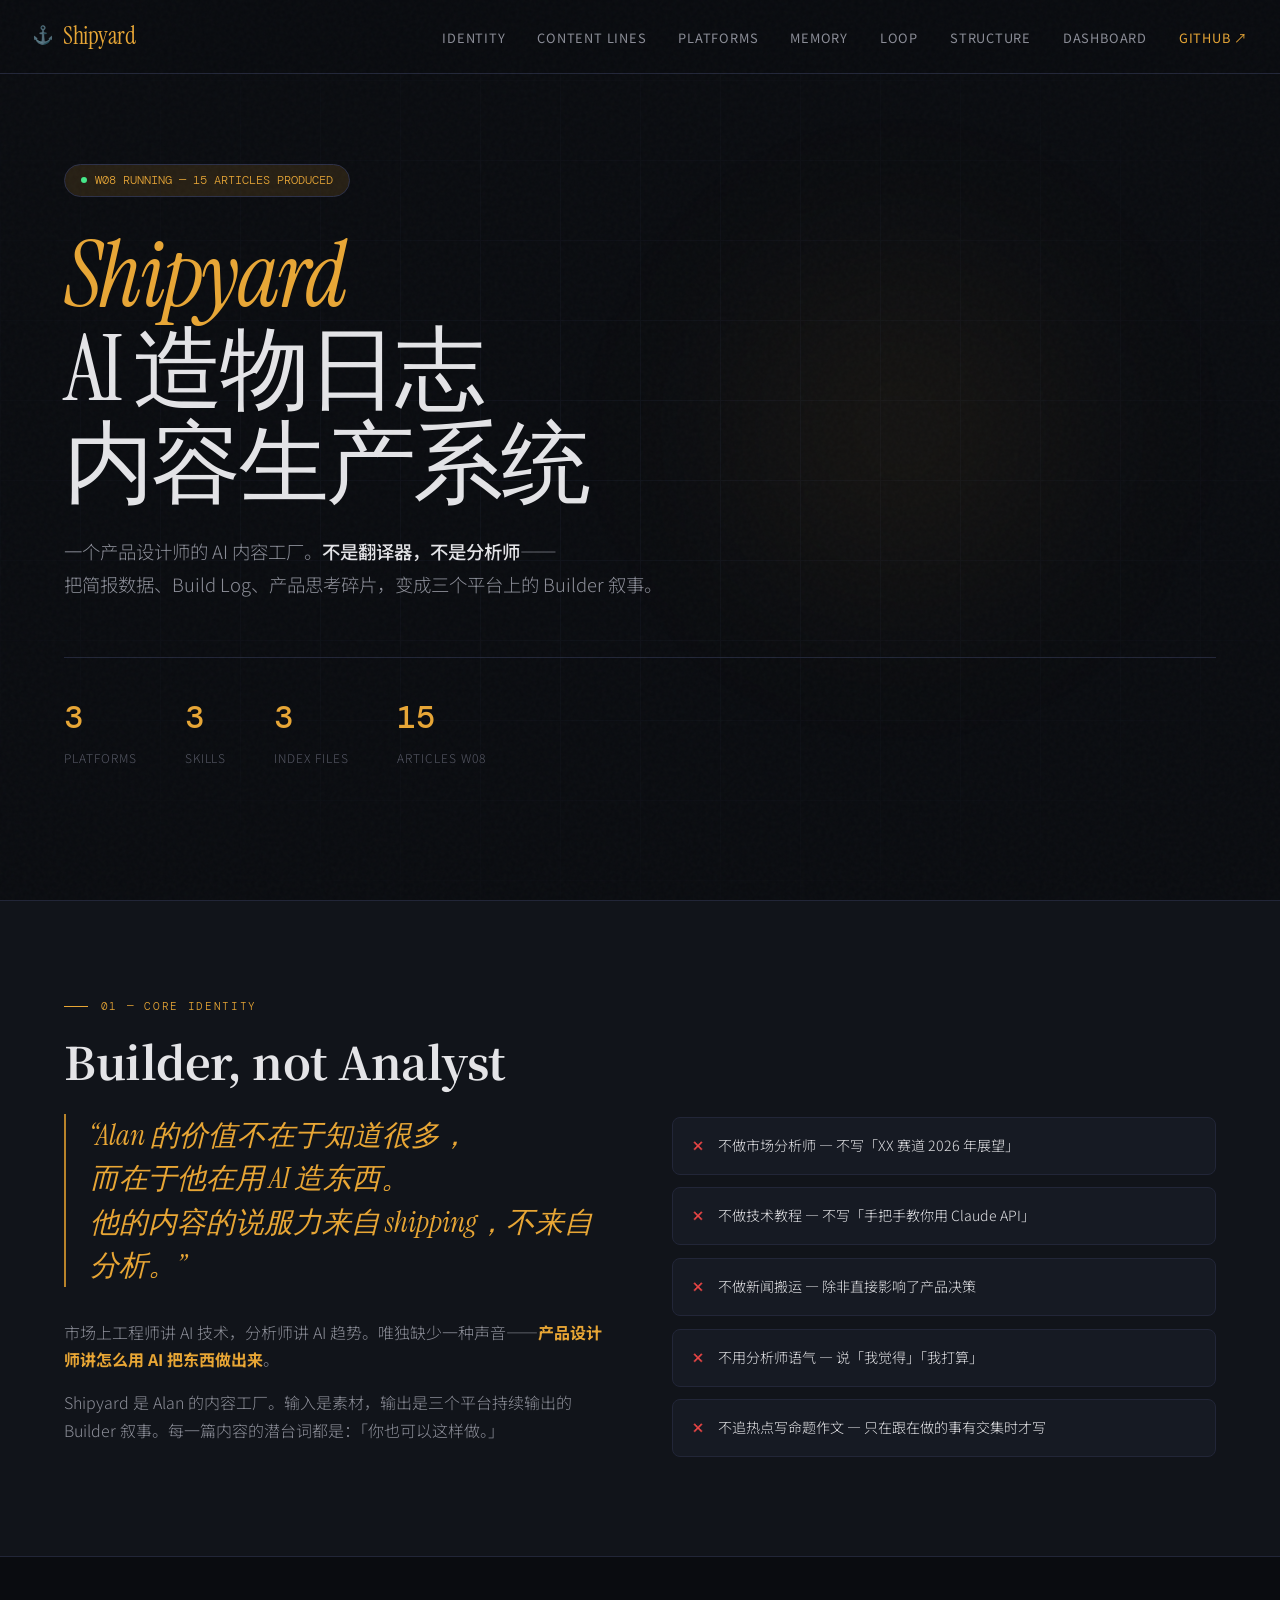
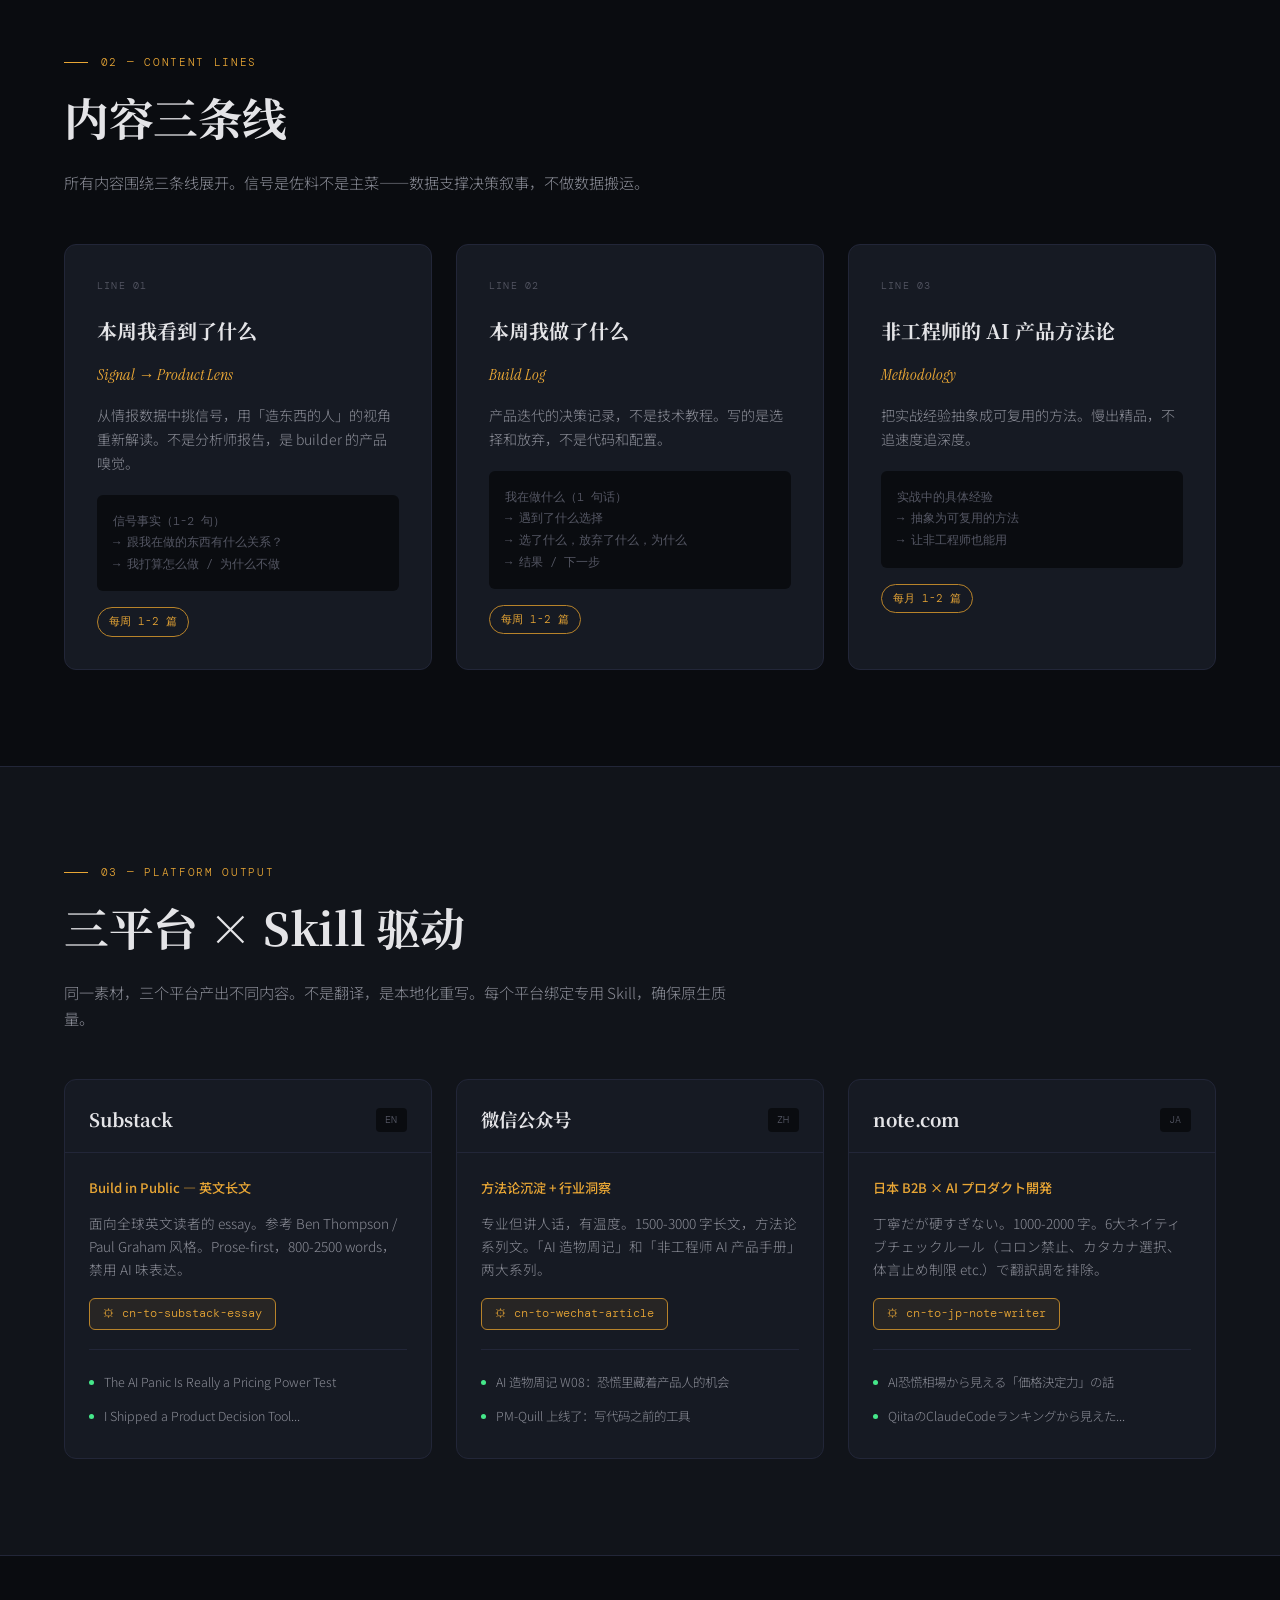
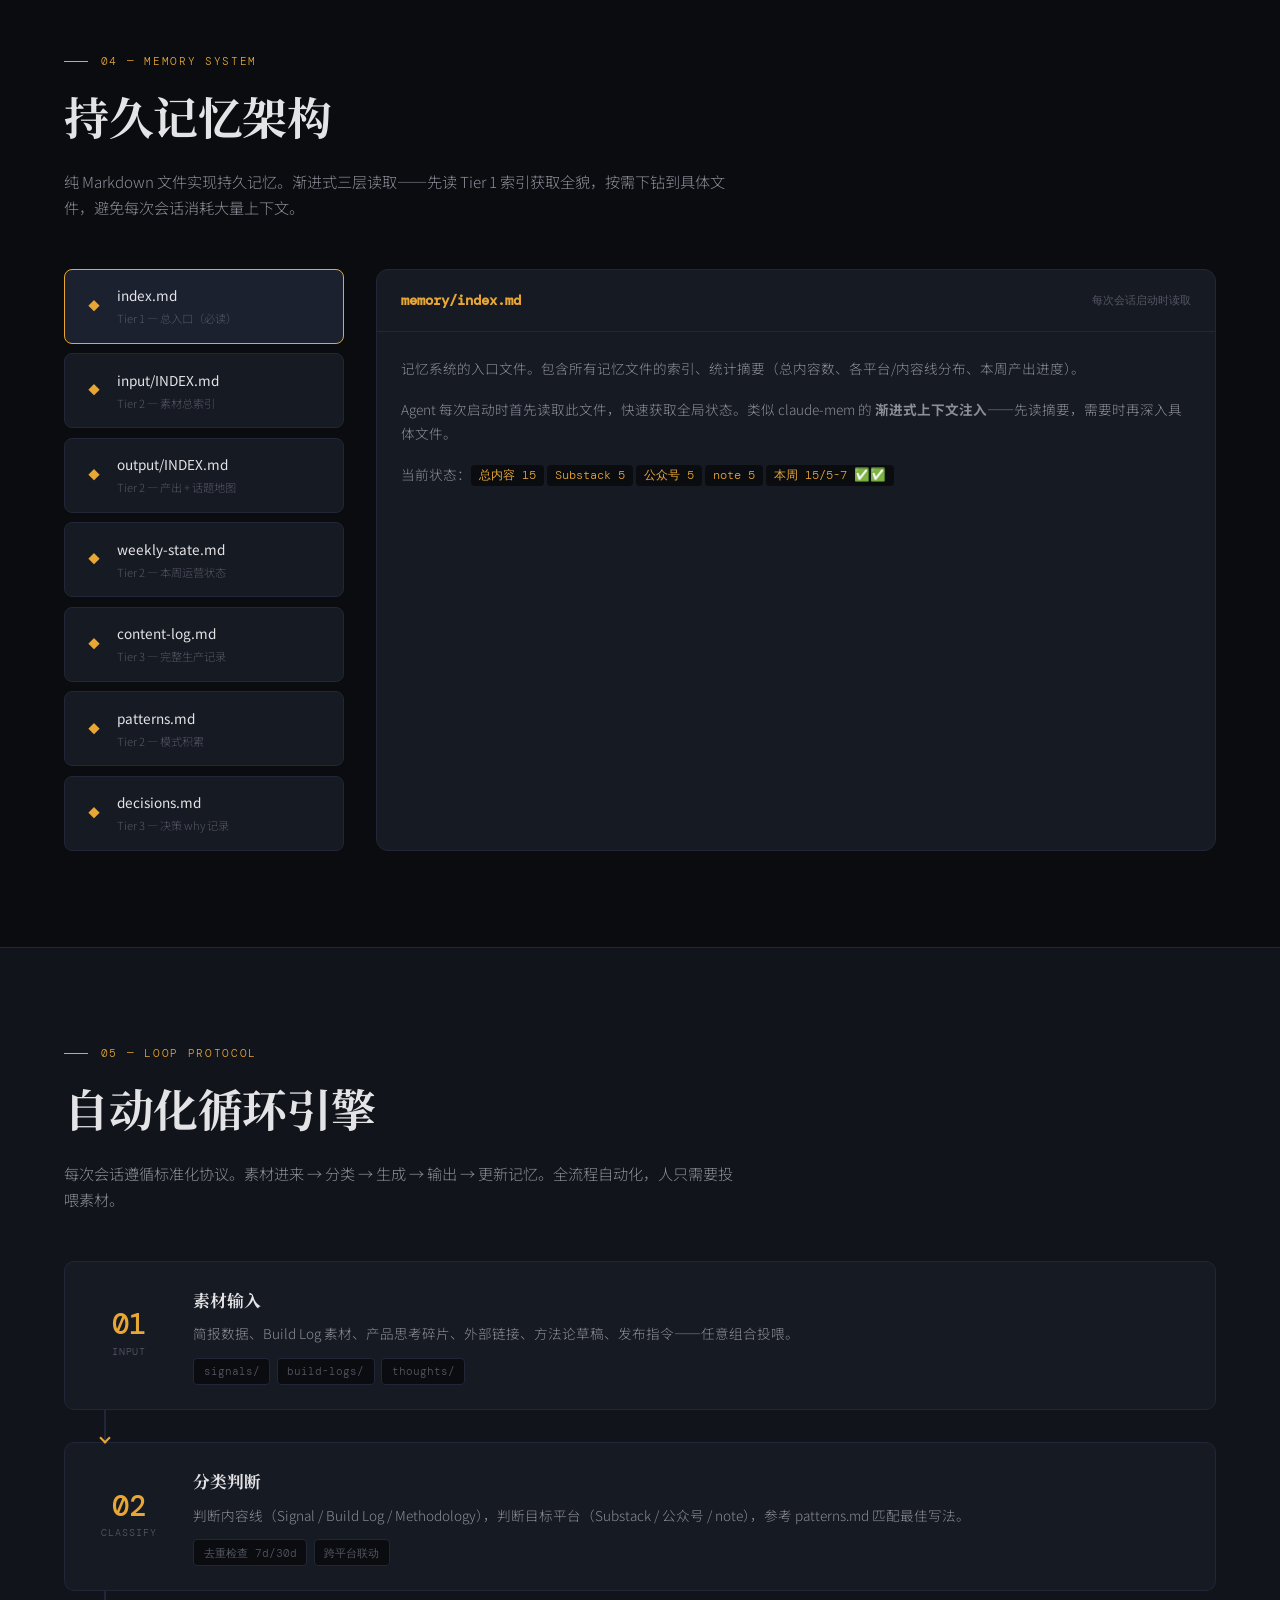
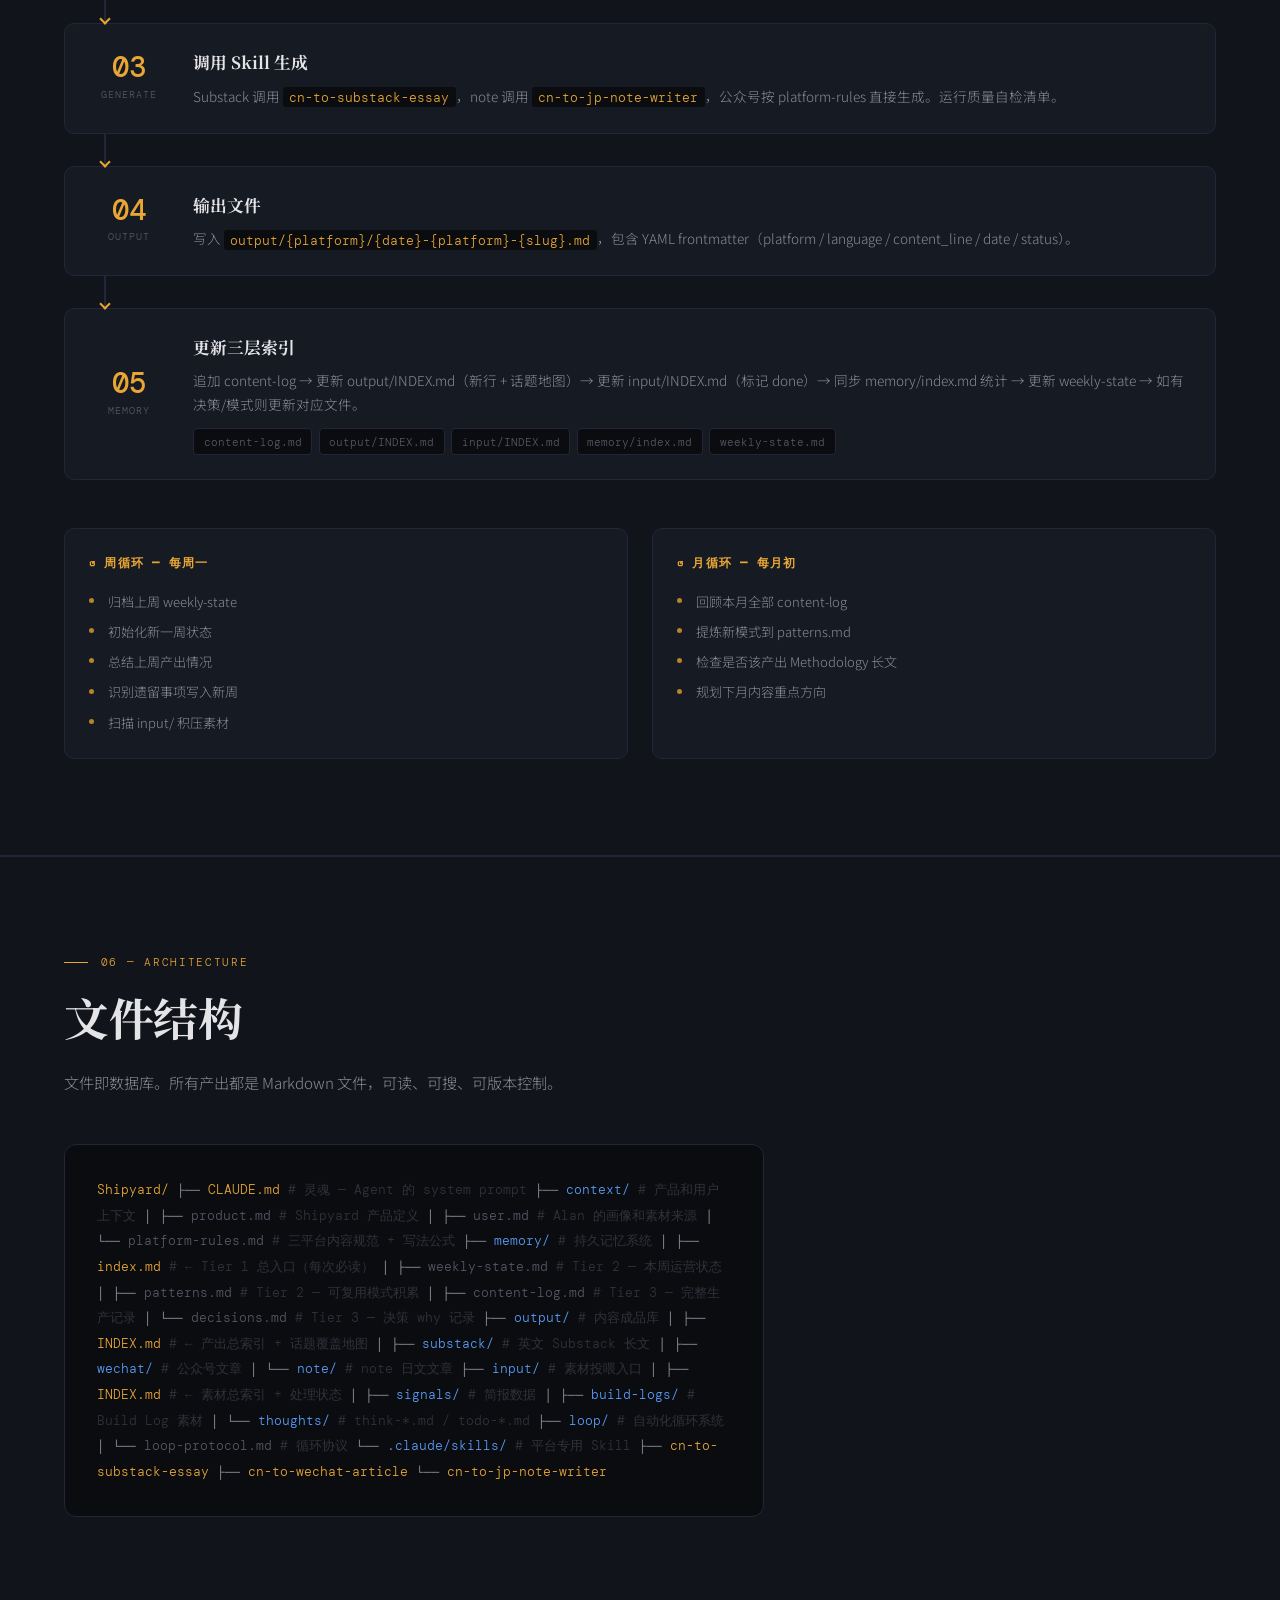
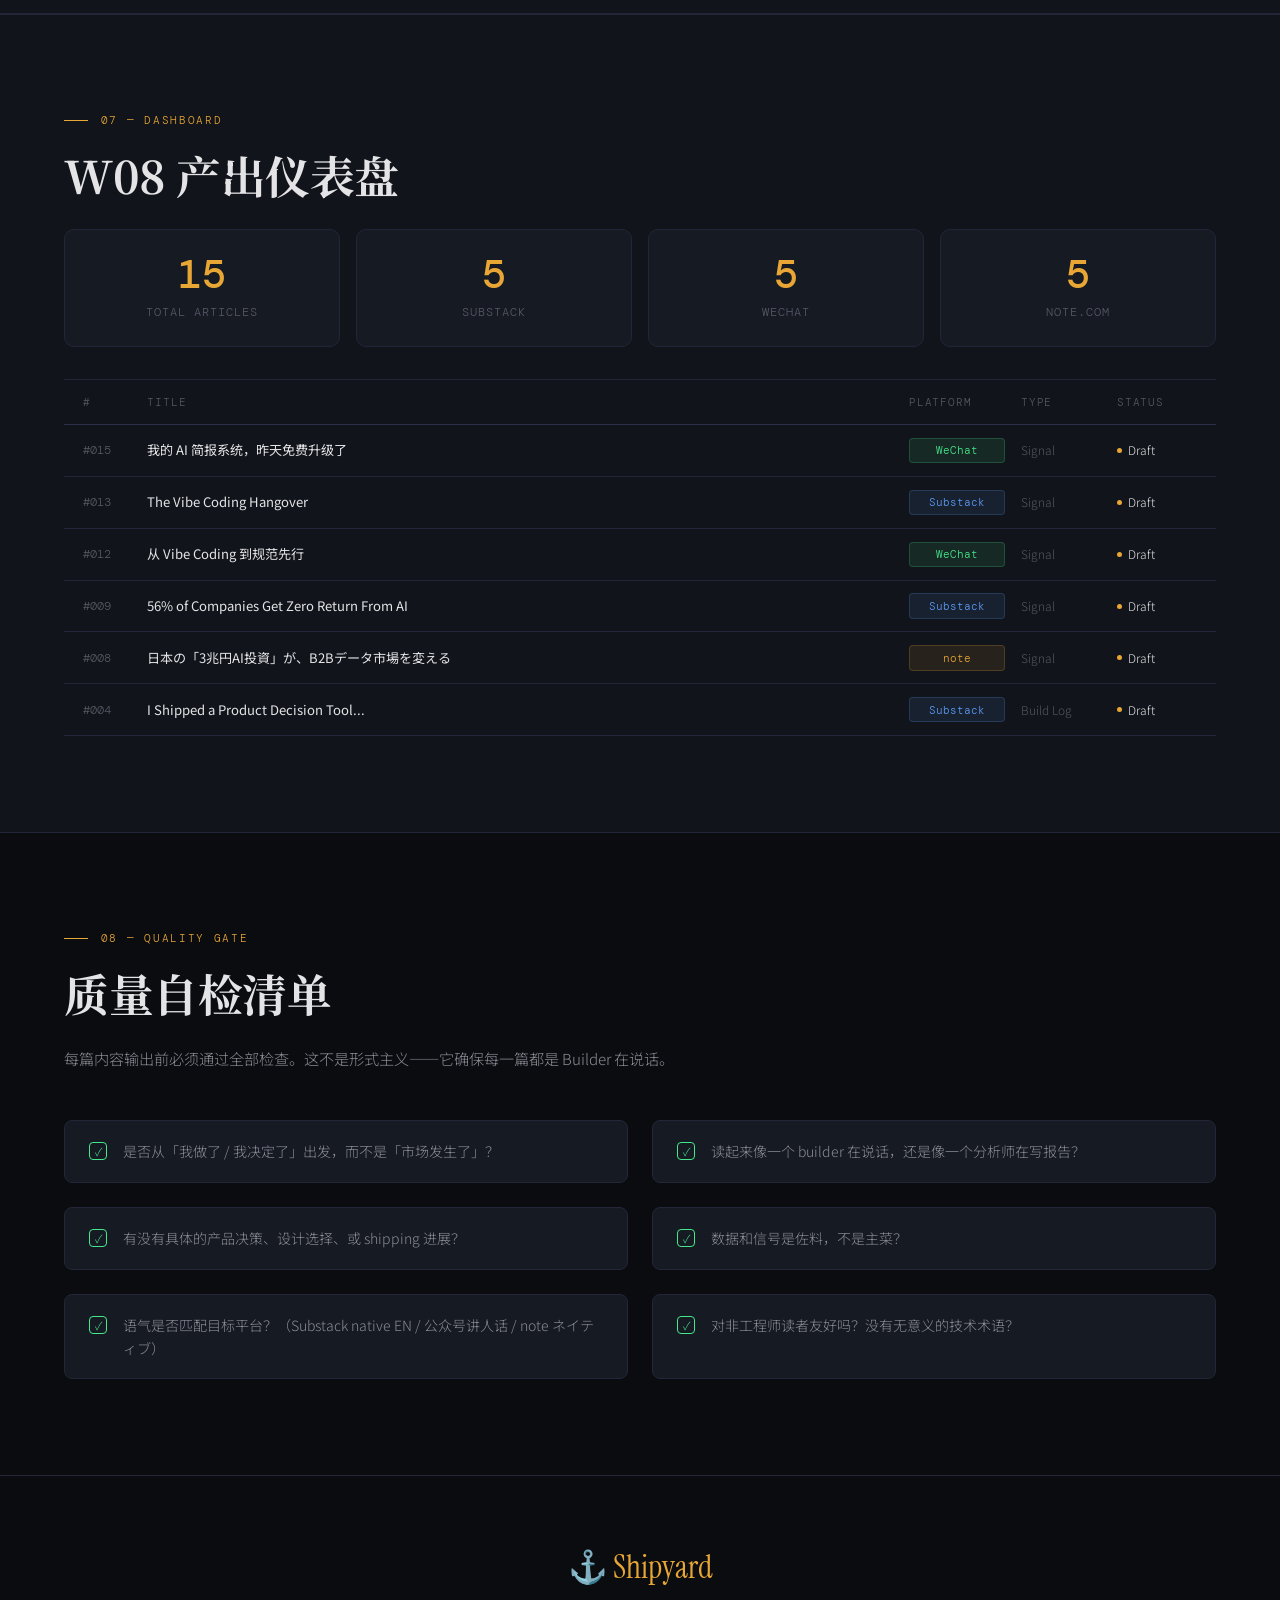
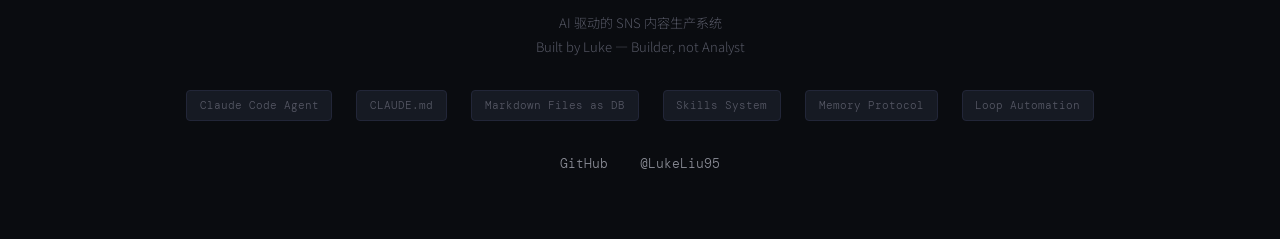
<file: index.html>
<!DOCTYPE html>
<html lang="zh-CN">
<head>
<!-- Google tag (gtag.js) -->
<script async src="https://www.googletagmanager.com/gtag/js?id=G-HH4Y1BMWJF"></script>
<script>
  window.dataLayer = window.dataLayer || [];
  function gtag(){dataLayer.push(arguments);}
  gtag('js', new Date());

  gtag('config', 'G-HH4Y1BMWJF');
</script>
<meta charset="UTF-8">
<meta name="viewport" content="width=device-width, initial-scale=1.0">
<title>Shipyard — AI Content Agent</title>
<link rel="preconnect" href="https://fonts.googleapis.com">
<link rel="preconnect" href="https://fonts.gstatic.com" crossorigin>
<link href="https://fonts.googleapis.com/css2?family=DM+Mono:wght@400;500&family=Instrument+Serif:ital@0;1&family=Noto+Sans+SC:wght@300;400;500;700&family=Noto+Serif+SC:wght@600;700&display=swap" rel="stylesheet">
<style>
*,*::before,*::after{margin:0;padding:0;box-sizing:border-box}
:root{
  --bg-deep:#0a0c10;
  --bg-panel:#11141a;
  --bg-card:#161a23;
  --bg-elevated:#1c2130;
  --amber:#e8a635;
  --amber-dim:#b8832a;
  --amber-glow:rgba(232,166,53,.12);
  --red-signal:#e84545;
  --green-ok:#45e88a;
  --blue-link:#5b9bf5;
  --text-primary:#e4e4e7;
  --text-secondary:#8b8d97;
  --text-dim:#555764;
  --border:#222638;
  --border-light:#2c3048;
  --font-display:'Instrument Serif',serif;
  --font-body:'Noto Sans SC','Helvetica Neue',sans-serif;
  --font-serif-cn:'Noto Serif SC',serif;
  --font-mono:'DM Mono',monospace;
}
html{scroll-behavior:smooth;font-size:16px}
body{
  background:var(--bg-deep);
  color:var(--text-primary);
  font-family:var(--font-body);
  font-weight:300;
  line-height:1.7;
  overflow-x:hidden;
  -webkit-font-smoothing:antialiased;
}

/* ═══ GRAIN OVERLAY ═══ */
body::after{
  content:'';position:fixed;inset:0;pointer-events:none;z-index:9999;
  background-image:url("data:image/svg+xml,%3Csvg viewBox='0 0 256 256' xmlns='http://www.w3.org/2000/svg'%3E%3Cfilter id='n'%3E%3CfeTurbulence type='fractalNoise' baseFrequency='.85' numOctaves='4' stitchTiles='stitch'/%3E%3C/filter%3E%3Crect width='100%25' height='100%25' filter='url(%23n)'/%3E%3C/svg%3E");
  opacity:.03;
}

/* ═══ SCROLLBAR ═══ */
::-webkit-scrollbar{width:6px}
::-webkit-scrollbar-track{background:var(--bg-deep)}
::-webkit-scrollbar-thumb{background:var(--border-light);border-radius:3px}
::-webkit-scrollbar-thumb:hover{background:var(--amber-dim)}

/* ═══ SELECTION ═══ */
::selection{background:var(--amber);color:var(--bg-deep)}

/* ═══ NAV ═══ */
.nav{
  position:fixed;top:0;left:0;right:0;z-index:100;
  padding:1rem 2rem;
  display:flex;align-items:center;justify-content:space-between;
  background:rgba(10,12,16,.85);
  backdrop-filter:blur(20px);
  border-bottom:1px solid var(--border);
  transition:all .3s;
}
.nav.scrolled{padding:.6rem 2rem;border-bottom-color:var(--amber-dim)}
.nav-logo{
  font-family:var(--font-display);font-size:1.5rem;color:var(--amber);
  text-decoration:none;letter-spacing:-.02em;
  display:flex;align-items:center;gap:.6rem;
}
.nav-logo .crane{font-size:1.1rem;opacity:.6;font-family:var(--font-mono)}
.nav-links{display:flex;gap:2rem;list-style:none}
.nav-links a{
  color:var(--text-secondary);text-decoration:none;font-size:.8rem;
  letter-spacing:.06em;text-transform:uppercase;font-weight:400;
  transition:color .2s;position:relative;
}
.nav-links a::after{
  content:'';position:absolute;bottom:-4px;left:0;right:0;height:1px;
  background:var(--amber);transform:scaleX(0);transition:transform .3s;
}
.nav-links a:hover{color:var(--text-primary)}
.nav-links a:hover::after{transform:scaleX(1)}

/* ═══ HERO ═══ */
.hero{
  min-height:100vh;display:flex;flex-direction:column;justify-content:center;
  padding:8rem 4rem 6rem;position:relative;overflow:hidden;
}
.hero-grid{
  position:absolute;inset:0;
  background-image:
    linear-gradient(var(--border) 1px,transparent 1px),
    linear-gradient(90deg,var(--border) 1px,transparent 1px);
  background-size:80px 80px;
  mask-image:radial-gradient(ellipse 70% 60% at 50% 50%,black,transparent);
  opacity:.3;
}
.hero-glow{
  position:absolute;top:20%;right:10%;
  width:500px;height:500px;border-radius:50%;
  background:radial-gradient(circle,rgba(232,166,53,.08),transparent 70%);
  filter:blur(80px);animation:pulse-glow 8s ease-in-out infinite;
}
@keyframes pulse-glow{0%,100%{opacity:.6;transform:scale(1)}50%{opacity:1;transform:scale(1.1)}}

.hero-badge{
  display:inline-flex;align-items:center;gap:.5rem;
  padding:.35rem 1rem;border:1px solid var(--border-light);border-radius:100px;
  font-family:var(--font-mono);font-size:.72rem;color:var(--amber);
  margin-bottom:2rem;width:fit-content;
  background:var(--amber-glow);
}
.hero-badge .dot{width:6px;height:6px;border-radius:50%;background:var(--green-ok);animation:blink 2s infinite}
@keyframes blink{0%,100%{opacity:1}50%{opacity:.3}}
.hero h1{
  font-family:var(--font-display);font-size:clamp(3rem,7vw,6.5rem);
  line-height:1.05;letter-spacing:-.03em;color:var(--text-primary);
  max-width:900px;font-weight:400;
}
.hero h1 em{font-style:italic;color:var(--amber)}
.hero-sub{
  font-size:1.15rem;color:var(--text-secondary);margin-top:1.5rem;
  max-width:600px;line-height:1.8;
}
.hero-sub strong{color:var(--text-primary);font-weight:500}
.hero-stats{
  display:flex;gap:3rem;margin-top:3.5rem;padding-top:2rem;
  border-top:1px solid var(--border);
}
.hero-stat{display:flex;flex-direction:column;gap:.2rem}
.hero-stat .num{
  font-family:var(--font-mono);font-size:2rem;color:var(--amber);font-weight:500;
}
.hero-stat .label{font-size:.75rem;color:var(--text-dim);text-transform:uppercase;letter-spacing:.08em}

/* ═══ SECTIONS ═══ */
section{padding:6rem 4rem}
.section-label{
  font-family:var(--font-mono);font-size:.7rem;color:var(--amber);
  text-transform:uppercase;letter-spacing:.15em;margin-bottom:1rem;
  display:flex;align-items:center;gap:.8rem;
}
.section-label::before{content:'';width:24px;height:1px;background:var(--amber)}
.section-title{
  font-family:var(--font-serif-cn);font-size:clamp(1.8rem,3.5vw,2.8rem);
  font-weight:700;line-height:1.3;margin-bottom:1.5rem;letter-spacing:-.01em;
}
.section-desc{color:var(--text-secondary);max-width:680px;margin-bottom:3rem;font-size:.95rem}
.container{max-width:1200px;margin:0 auto}

/* ═══ IDENTITY ═══ */
.identity{
  background:var(--bg-panel);border-top:1px solid var(--border);border-bottom:1px solid var(--border);
}
.identity-grid{display:grid;grid-template-columns:1fr 1fr;gap:4rem;align-items:center}
.identity-text .quote{
  font-family:var(--font-display);font-size:1.8rem;font-style:italic;
  color:var(--amber);line-height:1.5;margin-bottom:2rem;
  padding-left:1.5rem;border-left:2px solid var(--amber-dim);
}
.identity-text p{color:var(--text-secondary);margin-bottom:1rem}
.donts{list-style:none;display:flex;flex-direction:column;gap:.8rem}
.donts li{
  display:flex;align-items:flex-start;gap:.8rem;
  padding:1rem 1.2rem;background:var(--bg-card);border-radius:8px;
  border:1px solid var(--border);font-size:.88rem;
  transition:border-color .3s;
}
.donts li:hover{border-color:var(--red-signal)}
.donts .x{color:var(--red-signal);font-family:var(--font-mono);font-weight:500;flex-shrink:0;font-size:.8rem;margin-top:2px}

/* ═══ THREE LINES ═══ */
.lines-grid{display:grid;grid-template-columns:repeat(3,1fr);gap:1.5rem}
.line-card{
  padding:2rem;border:1px solid var(--border);border-radius:12px;
  background:var(--bg-card);position:relative;overflow:hidden;
  transition:all .4s;cursor:default;
}
.line-card:hover{border-color:var(--amber-dim);transform:translateY(-4px)}
.line-card::before{
  content:'';position:absolute;top:0;left:0;right:0;height:2px;
  background:linear-gradient(90deg,var(--amber),transparent);
  opacity:0;transition:opacity .4s;
}
.line-card:hover::before{opacity:1}
.line-num{
  font-family:var(--font-mono);font-size:.65rem;color:var(--text-dim);
  text-transform:uppercase;letter-spacing:.12em;margin-bottom:1.2rem;
}
.line-card h3{
  font-family:var(--font-serif-cn);font-size:1.25rem;font-weight:700;margin-bottom:.8rem;
}
.line-card .en-name{
  font-family:var(--font-display);font-style:italic;color:var(--amber);
  font-size:1rem;margin-bottom:1rem;
}
.line-card p{color:var(--text-secondary);font-size:.88rem;line-height:1.7}
.line-formula{
  margin-top:1.2rem;padding:1rem;background:var(--bg-deep);border-radius:6px;
  font-family:var(--font-mono);font-size:.75rem;color:var(--text-dim);
  line-height:1.8;white-space:pre-line;
}
.line-freq{
  margin-top:1rem;display:inline-block;
  padding:.25rem .7rem;border-radius:100px;font-size:.7rem;
  font-family:var(--font-mono);color:var(--amber);
  border:1px solid var(--amber-dim);
}

/* ═══ PLATFORMS ═══ */
.platforms{background:var(--bg-panel);border-top:1px solid var(--border);border-bottom:1px solid var(--border)}
.platform-cards{display:grid;grid-template-columns:repeat(3,1fr);gap:1.5rem}
.platform-card{
  border:1px solid var(--border);border-radius:12px;overflow:hidden;
  background:var(--bg-card);transition:all .4s;
}
.platform-card:hover{border-color:var(--amber-dim);transform:translateY(-3px)}
.platform-header{
  padding:1.5rem 1.5rem 1rem;
  border-bottom:1px solid var(--border);
  display:flex;align-items:center;justify-content:space-between;
}
.platform-header h3{font-family:var(--font-serif-cn);font-size:1.15rem;font-weight:700}
.platform-lang{
  font-family:var(--font-mono);font-size:.65rem;
  padding:.2rem .6rem;border-radius:4px;
  background:var(--bg-deep);color:var(--text-dim);
}
.platform-body{padding:1.5rem}
.platform-body .route{
  font-size:.82rem;color:var(--amber);font-weight:500;margin-bottom:.8rem;
}
.platform-body p{font-size:.85rem;color:var(--text-secondary);margin-bottom:1rem;line-height:1.7}
.skill-badge{
  display:inline-flex;align-items:center;gap:.4rem;
  padding:.3rem .8rem;border-radius:6px;
  background:rgba(232,166,53,.08);border:1px solid var(--amber-dim);
  font-family:var(--font-mono);font-size:.72rem;color:var(--amber);
}
.skill-badge.none{color:var(--text-dim);border-color:var(--border);background:var(--bg-deep)}
.platform-outputs{
  margin-top:1.2rem;padding-top:1rem;border-top:1px solid var(--border);
}
.platform-outputs .output-item{
  display:flex;align-items:center;gap:.6rem;
  padding:.4rem 0;font-size:.78rem;color:var(--text-secondary);
}
.output-item .dot-status{
  width:5px;height:5px;border-radius:50%;background:var(--green-ok);flex-shrink:0;
}

/* ═══ MEMORY ═══ */
.memory-arch{display:grid;grid-template-columns:280px 1fr;gap:2rem}
.memory-files{display:flex;flex-direction:column;gap:.6rem}
.mem-file{
  display:flex;align-items:center;gap:.8rem;
  padding:.9rem 1.2rem;border:1px solid var(--border);border-radius:8px;
  background:var(--bg-card);cursor:pointer;transition:all .3s;
  position:relative;
}
.mem-file:hover,.mem-file.active{border-color:var(--amber);background:var(--bg-elevated)}
.mem-file .icon{font-family:var(--font-mono);font-size:.75rem;color:var(--amber);width:20px;text-align:center}
.mem-file .name{font-size:.85rem;font-weight:400}
.mem-file .purpose{font-size:.7rem;color:var(--text-dim);margin-top:2px}
.memory-detail{
  border:1px solid var(--border);border-radius:12px;
  background:var(--bg-card);overflow:hidden;
}
.memory-detail-header{
  padding:1.2rem 1.5rem;border-bottom:1px solid var(--border);
  display:flex;align-items:center;justify-content:space-between;
}
.memory-detail-header h4{font-family:var(--font-mono);font-size:.85rem;color:var(--amber)}
.memory-detail-header .timing{font-size:.7rem;color:var(--text-dim);font-family:var(--font-mono)}
.memory-detail-body{padding:1.5rem;font-size:.85rem;color:var(--text-secondary);line-height:1.8}
.memory-detail-body code{
  font-family:var(--font-mono);font-size:.78rem;
  background:var(--bg-deep);padding:.15rem .5rem;border-radius:4px;
  color:var(--amber);
}

/* ═══ LOOP ═══ */
.loop-flow{display:flex;flex-direction:column;gap:0;position:relative}
.loop-connector{
  width:2px;height:2rem;background:var(--border);margin-left:2.5rem;
  position:relative;
}
.loop-connector::after{
  content:'';position:absolute;bottom:0;left:-3px;
  width:8px;height:8px;border-right:2px solid var(--amber);border-bottom:2px solid var(--amber);
  transform:rotate(45deg);
}
.loop-step{
  display:grid;grid-template-columns:5rem 1fr;gap:1.5rem;
  padding:1.5rem;border:1px solid var(--border);border-radius:10px;
  background:var(--bg-card);transition:all .3s;
}
.loop-step:hover{border-color:var(--amber-dim)}
.loop-step .step-icon{
  display:flex;flex-direction:column;align-items:center;justify-content:center;
  gap:.3rem;
}
.loop-step .step-num{
  font-family:var(--font-mono);font-size:1.8rem;color:var(--amber);font-weight:500;line-height:1;
}
.loop-step .step-label{font-family:var(--font-mono);font-size:.6rem;color:var(--text-dim);text-transform:uppercase;letter-spacing:.1em;text-align:center}
.loop-step h4{font-family:var(--font-serif-cn);font-size:1.05rem;font-weight:700;margin-bottom:.5rem}
.loop-step p{font-size:.85rem;color:var(--text-secondary);line-height:1.7}
.loop-step .actions{
  margin-top:.8rem;display:flex;flex-wrap:wrap;gap:.4rem;
}
.loop-step .action-tag{
  font-family:var(--font-mono);font-size:.68rem;
  padding:.2rem .6rem;border-radius:4px;
  background:var(--bg-deep);color:var(--text-dim);border:1px solid var(--border);
}

.loop-cycles{display:grid;grid-template-columns:1fr 1fr;gap:1.5rem;margin-top:3rem}
.cycle-card{
  padding:1.5rem;border:1px solid var(--border);border-radius:10px;
  background:var(--bg-card);
}
.cycle-card h4{
  font-family:var(--font-mono);font-size:.78rem;color:var(--amber);
  text-transform:uppercase;letter-spacing:.1em;margin-bottom:1rem;
}
.cycle-card ul{list-style:none;display:flex;flex-direction:column;gap:.5rem}
.cycle-card li{
  font-size:.82rem;color:var(--text-secondary);
  padding-left:1.2rem;position:relative;
}
.cycle-card li::before{
  content:'';position:absolute;left:0;top:.55em;
  width:5px;height:5px;border-radius:50%;background:var(--amber-dim);
}

/* ═══ FILE TREE ═══ */
.file-tree-section{background:var(--bg-panel);border-top:1px solid var(--border);border-bottom:1px solid var(--border)}
.file-tree{
  font-family:var(--font-mono);font-size:.8rem;line-height:2;
  padding:2rem;background:var(--bg-deep);border-radius:12px;
  border:1px solid var(--border);max-width:700px;
  color:var(--text-secondary);
}
.file-tree .dir{color:var(--blue-link)}
.file-tree .file{color:var(--text-dim)}
.file-tree .comment{color:var(--text-dim);opacity:.5}
.file-tree .highlight{color:var(--amber)}

/* ═══ STATS DASHBOARD ═══ */
.dashboard{background:var(--bg-panel);border-top:1px solid var(--border);border-bottom:1px solid var(--border)}
.dash-grid{display:grid;grid-template-columns:repeat(4,1fr);gap:1rem}
.dash-card{
  padding:1.5rem;border:1px solid var(--border);border-radius:10px;
  background:var(--bg-card);text-align:center;transition:all .3s;
}
.dash-card:hover{border-color:var(--amber-dim)}
.dash-card .dash-num{
  font-family:var(--font-mono);font-size:2.5rem;color:var(--amber);
  font-weight:500;line-height:1;margin-bottom:.5rem;
}
.dash-card .dash-label{
  font-size:.75rem;color:var(--text-dim);text-transform:uppercase;
  letter-spacing:.08em;font-family:var(--font-mono);
}
.recent-articles{margin-top:2rem}
.article-row{
  display:grid;grid-template-columns:3rem 1fr 6rem 5rem 5rem;gap:1rem;
  align-items:center;
  padding:.8rem 1.2rem;border-bottom:1px solid var(--border);
  font-size:.82rem;transition:background .2s;
}
.article-row:hover{background:var(--bg-elevated)}
.article-row:first-child{
  font-family:var(--font-mono);font-size:.68rem;color:var(--text-dim);
  text-transform:uppercase;letter-spacing:.08em;border-bottom:1px solid var(--border-light);
}
.article-row .id{font-family:var(--font-mono);color:var(--text-dim);font-size:.75rem}
.article-row .title-col{color:var(--text-primary);font-weight:400}
.article-row .platform-tag{
  font-family:var(--font-mono);font-size:.68rem;
  padding:.15rem .5rem;border-radius:4px;text-align:center;
}
.tag-substack{background:rgba(91,155,245,.1);color:var(--blue-link);border:1px solid rgba(91,155,245,.2)}
.tag-wechat{background:rgba(69,232,138,.1);color:var(--green-ok);border:1px solid rgba(69,232,138,.2)}
.tag-note{background:rgba(232,166,53,.1);color:var(--amber);border:1px solid rgba(232,166,53,.2)}
.article-row .type-col{font-size:.75rem;color:var(--text-dim)}
.article-row .status-col{display:flex;align-items:center;gap:.4rem;font-size:.75rem}
.status-dot{width:5px;height:5px;border-radius:50%}
.status-draft{background:var(--amber)}

/* ═══ QUALITY ═══ */
.quality-grid{display:grid;grid-template-columns:1fr 1fr;gap:1.5rem}
.check-item{
  display:flex;align-items:flex-start;gap:1rem;
  padding:1.2rem 1.5rem;border:1px solid var(--border);border-radius:8px;
  background:var(--bg-card);transition:all .3s;
}
.check-item:hover{border-color:var(--green-ok)}
.check-box{
  width:18px;height:18px;border:1.5px solid var(--green-ok);border-radius:4px;
  flex-shrink:0;margin-top:2px;display:flex;align-items:center;justify-content:center;
  color:var(--green-ok);font-size:.7rem;
}
.check-item p{font-size:.88rem;color:var(--text-secondary);line-height:1.6}

/* ═══ FOOTER ═══ */
.footer{
  padding:4rem;text-align:center;border-top:1px solid var(--border);
}
.footer-logo{
  font-family:var(--font-display);font-size:2rem;color:var(--amber);
  margin-bottom:1rem;
}
.footer p{font-size:.82rem;color:var(--text-dim);line-height:1.8}
.footer .tech-stack{
  display:flex;justify-content:center;gap:1.5rem;margin-top:2rem;
  flex-wrap:wrap;
}
.footer .tech-tag{
  font-family:var(--font-mono);font-size:.7rem;
  padding:.3rem .8rem;border-radius:4px;
  background:var(--bg-card);color:var(--text-dim);border:1px solid var(--border);
}

/* ═══ ANIMATIONS ═══ */
.reveal{opacity:0;transform:translateY(30px);transition:all .7s cubic-bezier(.16,1,.3,1)}
.reveal.visible{opacity:1;transform:translateY(0)}
.reveal-delay-1{transition-delay:.1s}
.reveal-delay-2{transition-delay:.2s}
.reveal-delay-3{transition-delay:.3s}

/* ═══ RESPONSIVE ═══ */
@media(max-width:1024px){
  section,.hero{padding:4rem 2rem}
  .identity-grid{grid-template-columns:1fr;gap:2rem}
  .lines-grid,.platform-cards{grid-template-columns:1fr}
  .memory-arch{grid-template-columns:1fr}
  .loop-cycles{grid-template-columns:1fr}
  .dash-grid{grid-template-columns:repeat(2,1fr)}
  .quality-grid{grid-template-columns:1fr}
  .hero-stats{flex-wrap:wrap;gap:2rem}
  .article-row{grid-template-columns:2rem 1fr 5rem;font-size:.78rem}
  .article-row .type-col,.article-row .status-col{display:none}
  .nav-links{display:none}
}
@media(max-width:640px){
  section,.hero{padding:3rem 1.2rem}
  .hero h1{font-size:2.2rem}
  .dash-grid{grid-template-columns:1fr 1fr}
  .loop-step{grid-template-columns:3.5rem 1fr;gap:1rem}
}
</style>
</head>
<body>

<!-- ═══ NAV ═══ -->
<nav class="nav" id="nav">
  <a href="#" class="nav-logo">
    <span class="crane">&#9875;</span> Shipyard
  </a>
  <ul class="nav-links">
    <li><a href="#identity">Identity</a></li>
    <li><a href="#lines">Content Lines</a></li>
    <li><a href="#platforms">Platforms</a></li>
    <li><a href="#memory">Memory</a></li>
    <li><a href="#loop">Loop</a></li>
    <li><a href="#structure">Structure</a></li>
    <li><a href="#dashboard">Dashboard</a></li>
    <li><a href="https://github.com/lukeliu95/Shipyard" target="_blank" style="color:var(--amber)">GitHub &nearr;</a></li>
  </ul>
</nav>

<!-- ═══ HERO ═══ -->
<section class="hero">
  <div class="hero-grid"></div>
  <div class="hero-glow"></div>
  <div class="hero-badge">
    <span class="dot"></span>
    W08 RUNNING &mdash; 15 ARTICLES PRODUCED
  </div>
  <h1 class="reveal">
    <em>Shipyard</em><br>
    AI 造物日志<br>
    内容生产系统
  </h1>
  <p class="hero-sub reveal reveal-delay-1">
    一个产品设计师的 AI 内容工厂。<strong>不是翻译器，不是分析师</strong>——<br>
    把简报数据、Build Log、产品思考碎片，变成三个平台上的 Builder 叙事。
  </p>
  <div class="hero-stats reveal reveal-delay-2">
    <div class="hero-stat">
      <span class="num" data-count="3">0</span>
      <span class="label">Platforms</span>
    </div>
    <div class="hero-stat">
      <span class="num" data-count="3">0</span>
      <span class="label">Skills</span>
    </div>
    <div class="hero-stat">
      <span class="num" data-count="3">0</span>
      <span class="label">Index Files</span>
    </div>
    <div class="hero-stat">
      <span class="num" data-count="15">0</span>
      <span class="label">Articles W08</span>
    </div>
  </div>
</section>

<!-- ═══ IDENTITY ═══ -->
<section class="identity" id="identity">
  <div class="container">
    <span class="section-label reveal">01 &mdash; Core Identity</span>
    <h2 class="section-title reveal">Builder, not Analyst</h2>
    <div class="identity-grid">
      <div class="identity-text reveal">
        <div class="quote">
          &ldquo;Alan 的价值不在于知道很多，<br>
          而在于他在用 AI 造东西。<br>
          他的内容的说服力来自 shipping，不来自分析。&rdquo;
        </div>
        <p>市场上工程师讲 AI 技术，分析师讲 AI 趋势。唯独缺少一种声音——<strong style="color:var(--amber)">产品设计师讲怎么用 AI 把东西做出来</strong>。</p>
        <p>Shipyard 是 Alan 的内容工厂。输入是素材，输出是三个平台持续输出的 Builder 叙事。每一篇内容的潜台词都是：「你也可以这样做。」</p>
      </div>
      <div class="reveal reveal-delay-1">
        <ul class="donts">
          <li><span class="x">&#10005;</span> 不做市场分析师 — 不写「XX 赛道 2026 年展望」</li>
          <li><span class="x">&#10005;</span> 不做技术教程 — 不写「手把手教你用 Claude API」</li>
          <li><span class="x">&#10005;</span> 不做新闻搬运 — 除非直接影响了产品决策</li>
          <li><span class="x">&#10005;</span> 不用分析师语气 — 说「我觉得」「我打算」</li>
          <li><span class="x">&#10005;</span> 不追热点写命题作文 — 只在跟在做的事有交集时才写</li>
        </ul>
      </div>
    </div>
  </div>
</section>

<!-- ═══ THREE LINES ═══ -->
<section id="lines">
  <div class="container">
    <span class="section-label reveal">02 &mdash; Content Lines</span>
    <h2 class="section-title reveal">内容三条线</h2>
    <p class="section-desc reveal">所有内容围绕三条线展开。信号是佐料不是主菜——数据支撑决策叙事，不做数据搬运。</p>
    <div class="lines-grid">
      <div class="line-card reveal">
        <div class="line-num">Line 01</div>
        <h3>本周我看到了什么</h3>
        <div class="en-name">Signal &rarr; Product Lens</div>
        <p>从情报数据中挑信号，用「造东西的人」的视角重新解读。不是分析师报告，是 builder 的产品嗅觉。</p>
        <div class="line-formula">信号事实（1-2 句）
&rarr; 跟我在做的东西有什么关系？
&rarr; 我打算怎么做 / 为什么不做</div>
        <span class="line-freq">每周 1-2 篇</span>
      </div>
      <div class="line-card reveal reveal-delay-1">
        <div class="line-num">Line 02</div>
        <h3>本周我做了什么</h3>
        <div class="en-name">Build Log</div>
        <p>产品迭代的决策记录，不是技术教程。写的是选择和放弃，不是代码和配置。</p>
        <div class="line-formula">我在做什么（1 句话）
&rarr; 遇到了什么选择
&rarr; 选了什么，放弃了什么，为什么
&rarr; 结果 / 下一步</div>
        <span class="line-freq">每周 1-2 篇</span>
      </div>
      <div class="line-card reveal reveal-delay-2">
        <div class="line-num">Line 03</div>
        <h3>非工程师的 AI 产品方法论</h3>
        <div class="en-name">Methodology</div>
        <p>把实战经验抽象成可复用的方法。慢出精品，不追速度追深度。</p>
        <div class="line-formula">实战中的具体经验
&rarr; 抽象为可复用的方法
&rarr; 让非工程师也能用</div>
        <span class="line-freq">每月 1-2 篇</span>
      </div>
    </div>
  </div>
</section>

<!-- ═══ PLATFORMS ═══ -->
<section class="platforms" id="platforms">
  <div class="container">
    <span class="section-label reveal">03 &mdash; Platform Output</span>
    <h2 class="section-title reveal">三平台 &times; Skill 驱动</h2>
    <p class="section-desc reveal">同一素材，三个平台产出不同内容。不是翻译，是本地化重写。每个平台绑定专用 Skill，确保原生质量。</p>
    <div class="platform-cards">

      <div class="platform-card reveal">
        <div class="platform-header">
          <h3>Substack</h3>
          <span class="platform-lang">EN</span>
        </div>
        <div class="platform-body">
          <div class="route">Build in Public &mdash; 英文长文</div>
          <p>面向全球英文读者的 essay。参考 Ben Thompson / Paul Graham 风格。Prose-first，800-2500 words，禁用 AI 味表达。</p>
          <div class="skill-badge">&#9881; cn-to-substack-essay</div>
          <div class="platform-outputs">
            <div class="output-item"><span class="dot-status"></span> The AI Panic Is Really a Pricing Power Test</div>
            <div class="output-item"><span class="dot-status"></span> I Shipped a Product Decision Tool...</div>
          </div>
        </div>
      </div>

      <div class="platform-card reveal reveal-delay-1">
        <div class="platform-header">
          <h3>微信公众号</h3>
          <span class="platform-lang">ZH</span>
        </div>
        <div class="platform-body">
          <div class="route">方法论沉淀 + 行业洞察</div>
          <p>专业但讲人话，有温度。1500-3000 字长文，方法论系列文。「AI 造物周记」和「非工程师 AI 产品手册」两大系列。</p>
          <div class="skill-badge">&#9881; cn-to-wechat-article</div>
          <div class="platform-outputs">
            <div class="output-item"><span class="dot-status"></span> AI 造物周记 W08：恐慌里藏着产品人的机会</div>
            <div class="output-item"><span class="dot-status"></span> PM-Quill 上线了：写代码之前的工具</div>
          </div>
        </div>
      </div>

      <div class="platform-card reveal reveal-delay-2">
        <div class="platform-header">
          <h3>note.com</h3>
          <span class="platform-lang">JA</span>
        </div>
        <div class="platform-body">
          <div class="route">日本 B2B &times; AI &#x30D7;&#x30ED;&#x30C0;&#x30AF;&#x30C8;&#x958B;&#x767A;</div>
          <p>丁寧だが硬すぎない。1000-2000 字。6大ネイティブチェックルール（コロン禁止、カタカナ選択、体言止め制限 etc.）で翻訳調を排除。</p>
          <div class="skill-badge">&#9881; cn-to-jp-note-writer</div>
          <div class="platform-outputs">
            <div class="output-item"><span class="dot-status"></span> AI恐慌相場から見える「価格決定力」の話</div>
            <div class="output-item"><span class="dot-status"></span> QiitaのClaudeCodeランキングから見えた...</div>
          </div>
        </div>
      </div>

    </div>
  </div>
</section>

<!-- ═══ MEMORY ═══ -->
<section id="memory">
  <div class="container">
    <span class="section-label reveal">04 &mdash; Memory System</span>
    <h2 class="section-title reveal">持久记忆架构</h2>
    <p class="section-desc reveal">纯 Markdown 文件实现持久记忆。渐进式三层读取——先读 Tier 1 索引获取全貌，按需下钻到具体文件，避免每次会话消耗大量上下文。</p>

    <div class="memory-arch reveal">
      <div class="memory-files">
        <div class="mem-file active" data-target="mem-index">
          <span class="icon">&#9670;</span>
          <div><div class="name">index.md</div><div class="purpose">Tier 1 — 总入口（必读）</div></div>
        </div>
        <div class="mem-file" data-target="mem-input-index">
          <span class="icon">&#9670;</span>
          <div><div class="name">input/INDEX.md</div><div class="purpose">Tier 2 — 素材总索引</div></div>
        </div>
        <div class="mem-file" data-target="mem-output-index">
          <span class="icon">&#9670;</span>
          <div><div class="name">output/INDEX.md</div><div class="purpose">Tier 2 — 产出 + 话题地图</div></div>
        </div>
        <div class="mem-file" data-target="mem-weekly">
          <span class="icon">&#9670;</span>
          <div><div class="name">weekly-state.md</div><div class="purpose">Tier 2 — 本周运营状态</div></div>
        </div>
        <div class="mem-file" data-target="mem-content">
          <span class="icon">&#9670;</span>
          <div><div class="name">content-log.md</div><div class="purpose">Tier 3 — 完整生产记录</div></div>
        </div>
        <div class="mem-file" data-target="mem-patterns">
          <span class="icon">&#9670;</span>
          <div><div class="name">patterns.md</div><div class="purpose">Tier 2 — 模式积累</div></div>
        </div>
        <div class="mem-file" data-target="mem-decisions">
          <span class="icon">&#9670;</span>
          <div><div class="name">decisions.md</div><div class="purpose">Tier 3 — 决策 why 记录</div></div>
        </div>
      </div>

      <div class="memory-detail">
        <div class="memory-detail-header">
          <h4 id="mem-detail-title">memory/index.md</h4>
          <span class="timing" id="mem-detail-timing">每次会话启动时读取</span>
        </div>
        <div class="memory-detail-body" id="mem-detail-body">
          <p>记忆系统的入口文件。包含所有记忆文件的索引、统计摘要（总内容数、各平台/内容线分布、本周产出进度）。</p>
          <p style="margin-top:1rem">Agent 每次启动时首先读取此文件，快速获取全局状态。类似 claude-mem 的 <strong>渐进式上下文注入</strong>——先读摘要，需要时再深入具体文件。</p>
          <p style="margin-top:1rem">当前状态：<code>总内容 15</code> <code>Substack 5</code> <code>公众号 5</code> <code>note 5</code> <code>本周 15/5-7 ✅✅</code></p>
        </div>
      </div>
    </div>
  </div>
</section>

<!-- ═══ LOOP ═══ -->
<section class="loop-section" id="loop" style="background:var(--bg-panel);border-top:1px solid var(--border);border-bottom:1px solid var(--border)">
  <div class="container">
    <span class="section-label reveal">05 &mdash; Loop Protocol</span>
    <h2 class="section-title reveal">自动化循环引擎</h2>
    <p class="section-desc reveal">每次会话遵循标准化协议。素材进来 &rarr; 分类 &rarr; 生成 &rarr; 输出 &rarr; 更新记忆。全流程自动化，人只需要投喂素材。</p>

    <div class="loop-flow reveal">
      <div class="loop-step">
        <div class="step-icon"><span class="step-num">01</span><span class="step-label">Input</span></div>
        <div>
          <h4>素材输入</h4>
          <p>简报数据、Build Log 素材、产品思考碎片、外部链接、方法论草稿、发布指令——任意组合投喂。</p>
          <div class="actions">
            <span class="action-tag">signals/</span>
            <span class="action-tag">build-logs/</span>
            <span class="action-tag">thoughts/</span>
          </div>
        </div>
      </div>
      <div class="loop-connector"></div>
      <div class="loop-step">
        <div class="step-icon"><span class="step-num">02</span><span class="step-label">Classify</span></div>
        <div>
          <h4>分类判断</h4>
          <p>判断内容线（Signal / Build Log / Methodology），判断目标平台（Substack / 公众号 / note），参考 patterns.md 匹配最佳写法。</p>
          <div class="actions">
            <span class="action-tag">去重检查 7d/30d</span>
            <span class="action-tag">跨平台联动</span>
          </div>
        </div>
      </div>
      <div class="loop-connector"></div>
      <div class="loop-step">
        <div class="step-icon"><span class="step-num">03</span><span class="step-label">Generate</span></div>
        <div>
          <h4>调用 Skill 生成</h4>
          <p>Substack 调用 <code style="font-family:var(--font-mono);background:var(--bg-deep);padding:.1rem .4rem;border-radius:3px;color:var(--amber);font-size:.8rem">cn-to-substack-essay</code>，note 调用 <code style="font-family:var(--font-mono);background:var(--bg-deep);padding:.1rem .4rem;border-radius:3px;color:var(--amber);font-size:.8rem">cn-to-jp-note-writer</code>，公众号按 platform-rules 直接生成。运行质量自检清单。</p>
        </div>
      </div>
      <div class="loop-connector"></div>
      <div class="loop-step">
        <div class="step-icon"><span class="step-num">04</span><span class="step-label">Output</span></div>
        <div>
          <h4>输出文件</h4>
          <p>写入 <code style="font-family:var(--font-mono);background:var(--bg-deep);padding:.1rem .4rem;border-radius:3px;color:var(--amber);font-size:.8rem">output/{platform}/{date}-{platform}-{slug}.md</code>，包含 YAML frontmatter（platform / language / content_line / date / status）。</p>
        </div>
      </div>
      <div class="loop-connector"></div>
      <div class="loop-step">
        <div class="step-icon"><span class="step-num">05</span><span class="step-label">Memory</span></div>
        <div>
          <h4>更新三层索引</h4>
          <p>追加 content-log &rarr; 更新 output/INDEX.md（新行 + 话题地图）&rarr; 更新 input/INDEX.md（标记 done）&rarr; 同步 memory/index.md 统计 &rarr; 更新 weekly-state &rarr; 如有决策/模式则更新对应文件。</p>
          <div class="actions">
            <span class="action-tag">content-log.md</span>
            <span class="action-tag">output/INDEX.md</span>
            <span class="action-tag">input/INDEX.md</span>
            <span class="action-tag">memory/index.md</span>
            <span class="action-tag">weekly-state.md</span>
          </div>
        </div>
      </div>
    </div>

    <div class="loop-cycles reveal">
      <div class="cycle-card">
        <h4>&#8634; 周循环 &mdash; 每周一</h4>
        <ul>
          <li>归档上周 weekly-state</li>
          <li>初始化新一周状态</li>
          <li>总结上周产出情况</li>
          <li>识别遗留事项写入新周</li>
          <li>扫描 input/ 积压素材</li>
        </ul>
      </div>
      <div class="cycle-card">
        <h4>&#8634; 月循环 &mdash; 每月初</h4>
        <ul>
          <li>回顾本月全部 content-log</li>
          <li>提炼新模式到 patterns.md</li>
          <li>检查是否该产出 Methodology 长文</li>
          <li>规划下月内容重点方向</li>
        </ul>
      </div>
    </div>
  </div>
</section>

<!-- ═══ FILE STRUCTURE ═══ -->
<section class="file-tree-section" id="structure">
  <div class="container">
    <span class="section-label reveal">06 &mdash; Architecture</span>
    <h2 class="section-title reveal">文件结构</h2>
    <p class="section-desc reveal">文件即数据库。所有产出都是 Markdown 文件，可读、可搜、可版本控制。</p>
    <div class="file-tree reveal">
<span class="highlight">Shipyard/</span>
├── <span class="highlight">CLAUDE.md</span>              <span class="comment"># 灵魂 — Agent 的 system prompt</span>
├── <span class="dir">context/</span>               <span class="comment"># 产品和用户上下文</span>
│   ├── <span class="file">product.md</span>         <span class="comment"># Shipyard 产品定义</span>
│   ├── <span class="file">user.md</span>            <span class="comment"># Alan 的画像和素材来源</span>
│   └── <span class="file">platform-rules.md</span>  <span class="comment"># 三平台内容规范 + 写法公式</span>
├── <span class="dir">memory/</span>                <span class="comment"># 持久记忆系统</span>
│   ├── <span class="highlight">index.md</span>           <span class="comment"># ← Tier 1 总入口（每次必读）</span>
│   ├── <span class="file">weekly-state.md</span>    <span class="comment"># Tier 2 — 本周运营状态</span>
│   ├── <span class="file">patterns.md</span>        <span class="comment"># Tier 2 — 可复用模式积累</span>
│   ├── <span class="file">content-log.md</span>     <span class="comment"># Tier 3 — 完整生产记录</span>
│   └── <span class="file">decisions.md</span>       <span class="comment"># Tier 3 — 决策 why 记录</span>
├── <span class="dir">output/</span>                <span class="comment"># 内容成品库</span>
│   ├── <span class="highlight">INDEX.md</span>           <span class="comment"># ← 产出总索引 + 话题覆盖地图</span>
│   ├── <span class="dir">substack/</span>          <span class="comment"># 英文 Substack 长文</span>
│   ├── <span class="dir">wechat/</span>            <span class="comment"># 公众号文章</span>
│   └── <span class="dir">note/</span>              <span class="comment"># note 日文文章</span>
├── <span class="dir">input/</span>                 <span class="comment"># 素材投喂入口</span>
│   ├── <span class="highlight">INDEX.md</span>           <span class="comment"># ← 素材总索引 + 处理状态</span>
│   ├── <span class="dir">signals/</span>           <span class="comment"># 简报数据</span>
│   ├── <span class="dir">build-logs/</span>        <span class="comment"># Build Log 素材</span>
│   └── <span class="dir">thoughts/</span>          <span class="comment"># think-*.md / todo-*.md</span>
├── <span class="dir">loop/</span>                  <span class="comment"># 自动化循环系统</span>
│   └── <span class="file">loop-protocol.md</span>   <span class="comment"># 循环协议</span>
└── <span class="dir">.claude/skills/</span>        <span class="comment"># 平台专用 Skill</span>
    ├── <span class="highlight">cn-to-substack-essay</span>
    ├── <span class="highlight">cn-to-wechat-article</span>
    └── <span class="highlight">cn-to-jp-note-writer</span>
</div>
  </div>
</section>

<!-- ═══ DASHBOARD ═══ -->
<section class="dashboard" id="dashboard">
  <div class="container">
    <span class="section-label reveal">07 &mdash; Dashboard</span>
    <h2 class="section-title reveal">W08 产出仪表盘</h2>

    <div class="dash-grid reveal">
      <div class="dash-card"><div class="dash-num" data-count="15">0</div><div class="dash-label">Total Articles</div></div>
      <div class="dash-card"><div class="dash-num" data-count="5">0</div><div class="dash-label">Substack</div></div>
      <div class="dash-card"><div class="dash-num" data-count="5">0</div><div class="dash-label">WeChat</div></div>
      <div class="dash-card"><div class="dash-num" data-count="5">0</div><div class="dash-label">note.com</div></div>
    </div>

    <div class="recent-articles reveal">
      <div class="article-row" style="border-top:1px solid var(--border)">
        <span>#</span><span>Title</span><span>Platform</span><span>Type</span><span>Status</span>
      </div>
      <div class="article-row">
        <span class="id">#015</span>
        <span class="title-col">我的 AI 简报系统，昨天免费升级了</span>
        <span class="platform-tag tag-wechat">WeChat</span>
        <span class="type-col">Signal</span>
        <span class="status-col"><span class="status-dot status-draft"></span> Draft</span>
      </div>
      <div class="article-row">
        <span class="id">#013</span>
        <span class="title-col">The Vibe Coding Hangover</span>
        <span class="platform-tag tag-substack">Substack</span>
        <span class="type-col">Signal</span>
        <span class="status-col"><span class="status-dot status-draft"></span> Draft</span>
      </div>
      <div class="article-row">
        <span class="id">#012</span>
        <span class="title-col">从 Vibe Coding 到规范先行</span>
        <span class="platform-tag tag-wechat">WeChat</span>
        <span class="type-col">Signal</span>
        <span class="status-col"><span class="status-dot status-draft"></span> Draft</span>
      </div>
      <div class="article-row">
        <span class="id">#009</span>
        <span class="title-col">56% of Companies Get Zero Return From AI</span>
        <span class="platform-tag tag-substack">Substack</span>
        <span class="type-col">Signal</span>
        <span class="status-col"><span class="status-dot status-draft"></span> Draft</span>
      </div>
      <div class="article-row">
        <span class="id">#008</span>
        <span class="title-col">日本の「3兆円AI投資」が、B2Bデータ市場を変える</span>
        <span class="platform-tag tag-note">note</span>
        <span class="type-col">Signal</span>
        <span class="status-col"><span class="status-dot status-draft"></span> Draft</span>
      </div>
      <div class="article-row" style="border-bottom:1px solid var(--border)">
        <span class="id">#004</span>
        <span class="title-col">I Shipped a Product Decision Tool...</span>
        <span class="platform-tag tag-substack">Substack</span>
        <span class="type-col">Build Log</span>
        <span class="status-col"><span class="status-dot status-draft"></span> Draft</span>
      </div>
    </div>
  </div>
</section>

<!-- ═══ QUALITY ═══ -->
<section id="quality">
  <div class="container">
    <span class="section-label reveal">08 &mdash; Quality Gate</span>
    <h2 class="section-title reveal">质量自检清单</h2>
    <p class="section-desc reveal">每篇内容输出前必须通过全部检查。这不是形式主义——它确保每一篇都是 Builder 在说话。</p>
    <div class="quality-grid reveal">
      <div class="check-item">
        <div class="check-box">&#10003;</div>
        <p>是否从「我做了 / 我决定了」出发，而不是「市场发生了」？</p>
      </div>
      <div class="check-item">
        <div class="check-box">&#10003;</div>
        <p>读起来像一个 builder 在说话，还是像一个分析师在写报告？</p>
      </div>
      <div class="check-item">
        <div class="check-box">&#10003;</div>
        <p>有没有具体的产品决策、设计选择、或 shipping 进展？</p>
      </div>
      <div class="check-item">
        <div class="check-box">&#10003;</div>
        <p>数据和信号是佐料，不是主菜？</p>
      </div>
      <div class="check-item">
        <div class="check-box">&#10003;</div>
        <p>语气是否匹配目标平台？（Substack native EN / 公众号讲人话 / note ネイティブ）</p>
      </div>
      <div class="check-item">
        <div class="check-box">&#10003;</div>
        <p>对非工程师读者友好吗？没有无意义的技术术语？</p>
      </div>
    </div>
  </div>
</section>

<!-- ═══ FOOTER ═══ -->
<footer class="footer">
  <div class="footer-logo">&#9875; Shipyard</div>
  <p>AI 驱动的 SNS 内容生产系统<br>
  Built by Luke &mdash; Builder, not Analyst</p>
  <div class="tech-stack">
    <span class="tech-tag">Claude Code Agent</span>
    <span class="tech-tag">CLAUDE.md</span>
    <span class="tech-tag">Markdown Files as DB</span>
    <span class="tech-tag">Skills System</span>
    <span class="tech-tag">Memory Protocol</span>
    <span class="tech-tag">Loop Automation</span>
  </div>
  <div style="margin-top:2rem;display:flex;justify-content:center;gap:2rem">
    <a href="https://github.com/lukeliu95/Shipyard" target="_blank" style="color:var(--text-secondary);text-decoration:none;font-family:var(--font-mono);font-size:.8rem;transition:color .2s" onmouseover="this.style.color='var(--amber)'" onmouseout="this.style.color='var(--text-secondary)'">GitHub</a>
    <a href="https://x.com/LukeLiu95" target="_blank" style="color:var(--text-secondary);text-decoration:none;font-family:var(--font-mono);font-size:.8rem;transition:color .2s" onmouseover="this.style.color='var(--amber)'" onmouseout="this.style.color='var(--text-secondary)'">@LukeLiu95</a>
  </div>
</footer>

<script>
// ═══ NAV SCROLL ═══
const nav = document.getElementById('nav');
window.addEventListener('scroll', () => {
  nav.classList.toggle('scrolled', window.scrollY > 50);
});

// ═══ REVEAL ON SCROLL ═══
const reveals = document.querySelectorAll('.reveal');
const revealObserver = new IntersectionObserver((entries) => {
  entries.forEach(e => { if (e.isIntersecting) { e.target.classList.add('visible'); } });
}, { threshold: 0.1, rootMargin: '0px 0px -40px 0px' });
reveals.forEach(el => revealObserver.observe(el));

// ═══ COUNTER ANIMATION ═══
const counters = document.querySelectorAll('[data-count]');
const counterObserver = new IntersectionObserver((entries) => {
  entries.forEach(e => {
    if (!e.isIntersecting) return;
    const el = e.target;
    const target = parseInt(el.dataset.count);
    let current = 0;
    const step = Math.max(1, Math.floor(target / 20));
    const timer = setInterval(() => {
      current += step;
      if (current >= target) { current = target; clearInterval(timer); }
      el.textContent = current;
    }, 40);
    counterObserver.unobserve(el);
  });
}, { threshold: 0.5 });
counters.forEach(el => counterObserver.observe(el));

// ═══ MEMORY FILE TABS ═══
const memData = {
  'mem-index': {
    title: 'memory/index.md',
    timing: 'Tier 1 — 每次会话必读（唯一必读文件）',
    body: '<p><strong>渐进式读取的总入口。</strong>Agent 每次启动只读这一个文件，根据任务需要再按指引下钻。</p><p style="margin-top:1rem">包含：渐进式读取指南（Tier 1/2/3 说明）、统计摘要、本周快照、最近5条内容、完整记忆文件索引。</p><p style="margin-top:1rem">当前状态：<code>总内容 15</code> <code>Substack 5</code> <code>公众号 5</code> <code>note 5</code> <code>本周 15/5-7 ✅✅</code></p>'
  },
  'mem-input-index': {
    title: 'input/INDEX.md',
    timing: 'Tier 2 — 需要查素材/处理状态时读取',
    body: '<p>所有 input/ 素材的一行摘要 + 处理状态追踪。</p><p style="margin-top:1rem">三个部分：<strong>signals/</strong>（外部信号简报）、<strong>build-logs/</strong>（产品迭代记录）、<strong>thoughts/</strong>（think-观点 / todo-选题池）。</p><p style="margin-top:1rem">状态标记：<code>✅ done</code> 已消耗 | <code>⏳ queued</code> 待处理 | <code>⏭ skipped</code> 决定不做。</p><p style="margin-top:1rem">当前：6 条信号全部 done，build-logs 和 thoughts 为空。</p>'
  },
  'mem-output-index': {
    title: 'output/INDEX.md',
    timing: 'Tier 2 — 去重检查/话题覆盖分析时读取',
    body: '<p>所有产出内容的一览表 + <strong>话题覆盖地图</strong>（去重神器）。</p><p style="margin-top:1rem">三个平台分组表格：Substack 5 篇、公众号 5 篇、note 5 篇。每行包含 ID、日期、标题、内容线、状态、文件路径。</p><p style="margin-top:1rem">话题覆盖地图一眼看出哪个话题在哪个平台已经写过，生成前快速扫描避免重复。当前覆盖：AI 恐慌/定价权、PM-Quill、Agent 基础设施、AI 二极化、Vibe Coding、Anthropic 升级、日本3兆円。</p>'
  },
  'mem-weekly': {
    title: 'memory/weekly-state.md',
    timing: 'Tier 2 — 需要本周进度细节时读取',
    body: '<p>当前周的运营状态追踪。每周一重置。包含：</p><p style="margin-top:1rem"><strong>产出进度表</strong>：各平台目标 vs 已完成</p><p style="margin-top:.5rem"><strong>素材队列</strong>：所有待处理素材的状态（queued → processing → generated → skipped）</p><p style="margin-top:.5rem"><strong>周节奏</strong>：周一简报→周二 Signal→周三 Build Log→周四产出→周五补缺</p><p style="margin-top:1rem">W08 最终：<code>Substack 5/1-2 ✅✅</code> <code>公众号 5/1 ✅✅</code> <code>note 5/0-1 ✅✅</code></p>'
  },
  'mem-content': {
    title: 'memory/content-log.md',
    timing: 'Tier 3 — 需要完整生产记录/详细追溯时读取',
    body: '<p><strong>核心记忆文件。</strong>结构化记录每次生成的内容：日期、平台、内容线、标题、输入素材、Skill、关联内容、状态、决策备注。</p><p style="margin-top:1rem">去重规则：同一信号源 <code>7 天</code>内不重复，同一方法论 <code>30 天</code>内不重复，同一产品决策不在同一平台重复发布。</p><p style="margin-top:1rem">跨平台联动通过 <code>关联内容</code> 字段追踪：如 #013(Substack) ↔ #012(公众号) ↔ #014(note) 来自同一 Vibe Coding 素材但角度不同。</p>'
  },
  'mem-patterns': {
    title: 'memory/patterns.md',
    timing: 'Tier 2 — 生成内容时参考 / 月循环时更新',
    body: '<p>从多次内容生产中提炼的<strong>可复用模式</strong>。包括三个维度：</p><p style="margin-top:1rem"><strong>P001</strong>：mckinsey-analyst 前置分析显著提升内容质量——信号密度高时（&gt;3 条强信号）优先调用。</p><p style="margin-top:.5rem"><strong>P002</strong>：日本市场内容必须有本土数据锚点——法人番号、日经数据、日本企业投资数字等。</p><p style="margin-top:1rem">更多模式随实践积累。</p>'
  },
  'mem-decisions': {
    title: 'memory/decisions.md',
    timing: 'Tier 3 — 遇到类似决策时参考 / 做出关键决策后追加',
    body: '<p>记录内容生产中的关键决策：<strong>为什么选这个角度、为什么放弃某个方向、为什么调整语气。</strong></p><p style="margin-top:1rem">每条记录包含：场景（什么情况）、选择（选了什么）、放弃（放弃了什么）、原因（为什么）。</p><p style="margin-top:1rem">示例：第二轮素材放弃 Apple+Gemini 做主线，因为跟产品无直接决策连接；SaaSpocalypse 第一轮已覆盖（7天去重规则触发）。</p>'
  }
};

document.querySelectorAll('.mem-file').forEach(file => {
  file.addEventListener('click', () => {
    document.querySelectorAll('.mem-file').forEach(f => f.classList.remove('active'));
    file.classList.add('active');
    const data = memData[file.dataset.target];
    document.getElementById('mem-detail-title').textContent = data.title;
    document.getElementById('mem-detail-timing').textContent = data.timing;
    document.getElementById('mem-detail-body').innerHTML = data.body;
  });
});
</script>
</body>
</html>
</file>
